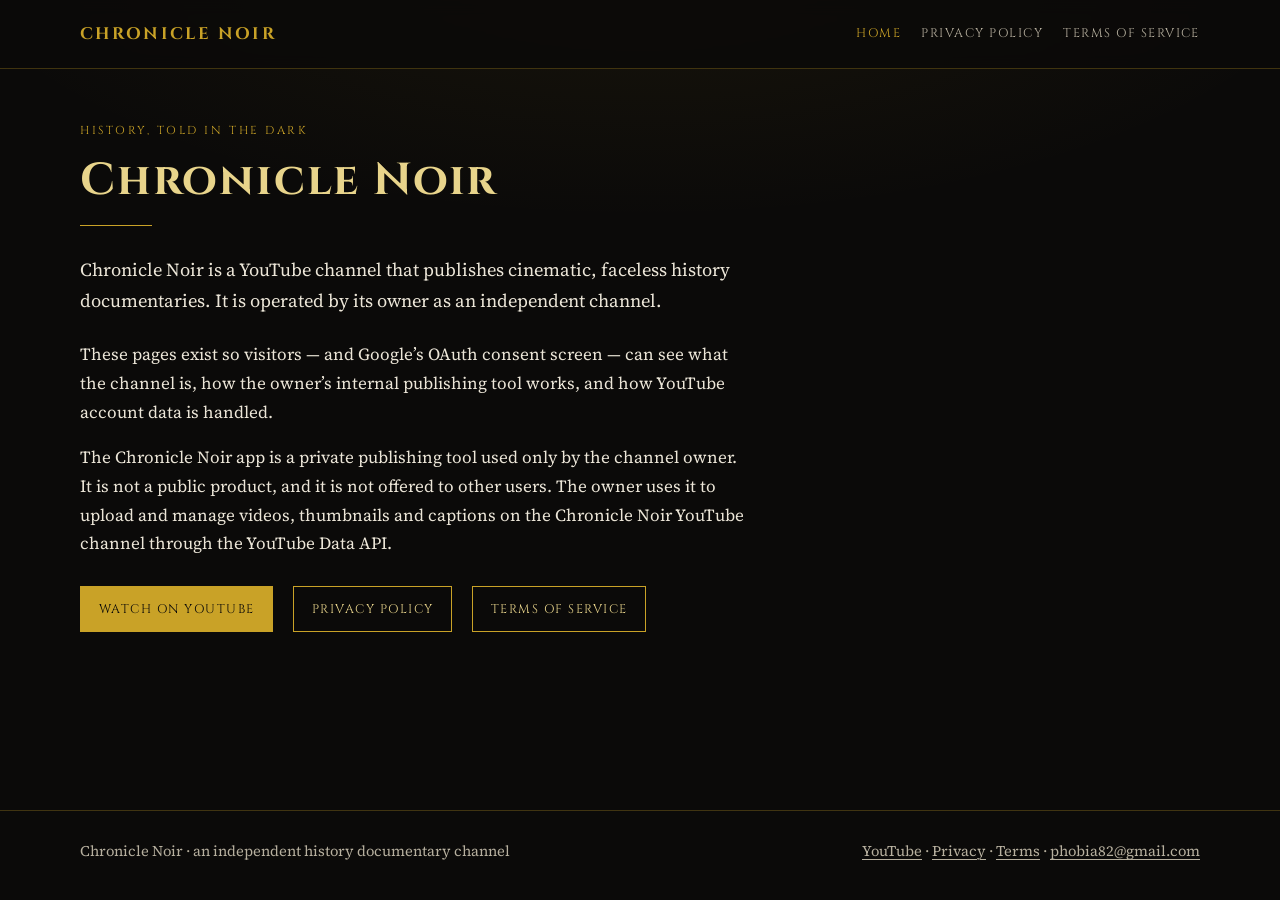
<file: index.html>
<!DOCTYPE html>
<html lang="en">
<head>
  <meta charset="utf-8">
  <meta name="viewport" content="width=device-width, initial-scale=1">
  <title>Chronicle Noir</title>
  <meta name="description" content="Chronicle Noir is a history documentary YouTube channel. These pages describe the channel and the internal publishing tool used by its owner.">
  <link rel="preconnect" href="https://fonts.googleapis.com">
  <link rel="preconnect" href="https://fonts.gstatic.com" crossorigin>
  <link href="https://fonts.googleapis.com/css2?family=Cinzel:wght@600;700&family=Source+Serif+4:opsz,wght@8..60,400;8..60,600&display=swap" rel="stylesheet">
  <link rel="stylesheet" href="styles.css">
</head>
<body>
  <header>
    <div class="wrap">
      <a class="brand" href="index.html">Chronicle Noir</a>
      <nav aria-label="Primary">
        <a href="index.html" aria-current="page">Home</a>
        <a href="privacy.html">Privacy Policy</a>
        <a href="terms.html">Terms of Service</a>
      </nav>
    </div>
  </header>
  <main class="wrap">
    <section class="hero">
      <p class="kicker">History, told in the dark</p>
      <h1>Chronicle Noir</h1>
      <hr class="rule">
      <p class="lede">Chronicle Noir is a YouTube channel that publishes cinematic, faceless history documentaries. It is operated by its owner as an independent channel.</p>
      <p>These pages exist so visitors — and Google’s OAuth consent screen — can see what the channel is, how the owner’s internal publishing tool works, and how YouTube account data is handled.</p>
      <p>The Chronicle Noir app is a private publishing tool used only by the channel owner. It is not a public product, and it is not offered to other users. The owner uses it to upload and manage videos, thumbnails and captions on the Chronicle Noir YouTube channel through the YouTube Data API.</p>
      <ul class="links">
        <li><a class="btn" href="https://www.youtube.com/channel/UCFtGP_eLWJ3ea-s7LvQxYEA">Watch on YouTube</a></li>
        <li><a class="btn ghost" href="privacy.html">Privacy Policy</a></li>
        <li><a class="btn ghost" href="terms.html">Terms of Service</a></li>
      </ul>
    </section>
  </main>
  <footer>
    <div class="wrap">
      <div>Chronicle Noir · an independent history documentary channel</div>
      <div>
        <a href="https://www.youtube.com/channel/UCFtGP_eLWJ3ea-s7LvQxYEA">YouTube</a>
        · <a href="privacy.html">Privacy</a>
        · <a href="terms.html">Terms</a>
        · <a href="mailto:phobia82@gmail.com">phobia82@gmail.com</a>
      </div>
    </div>
  </footer>
</body>
</html>
</file>
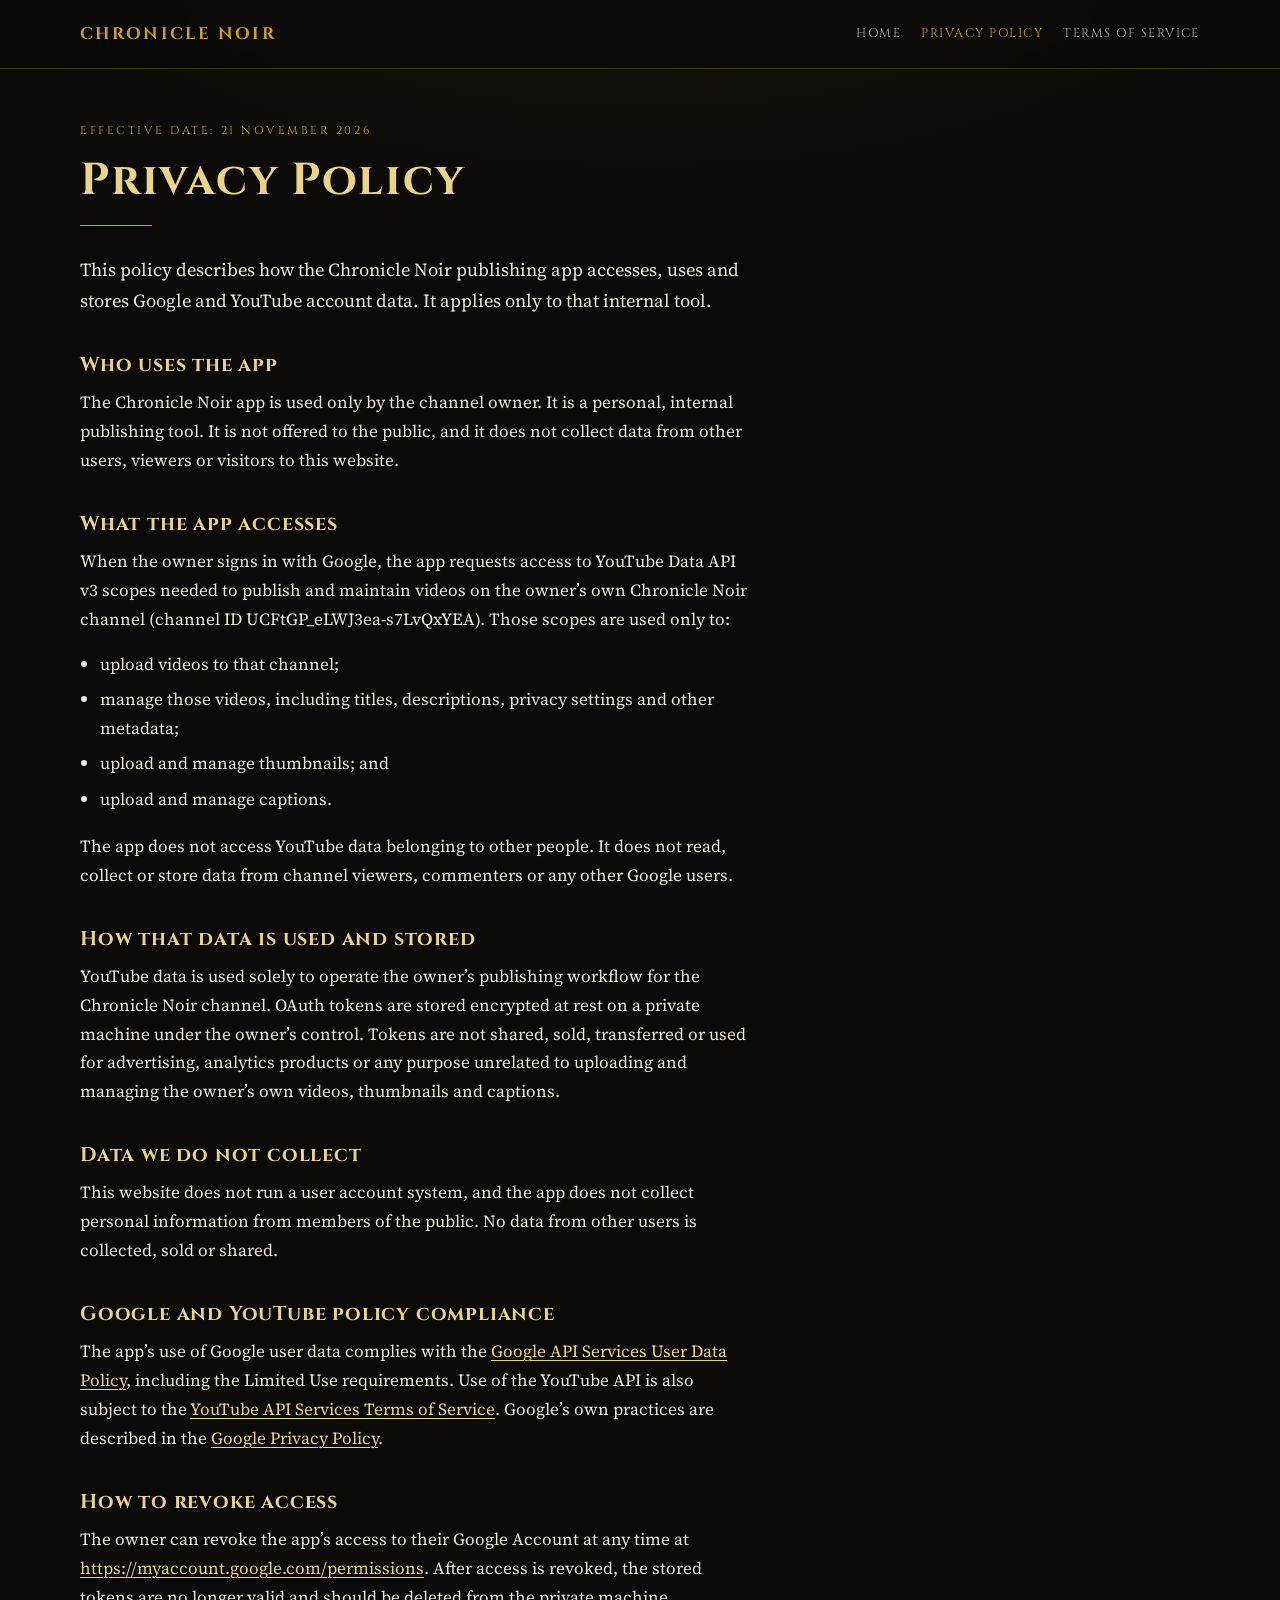
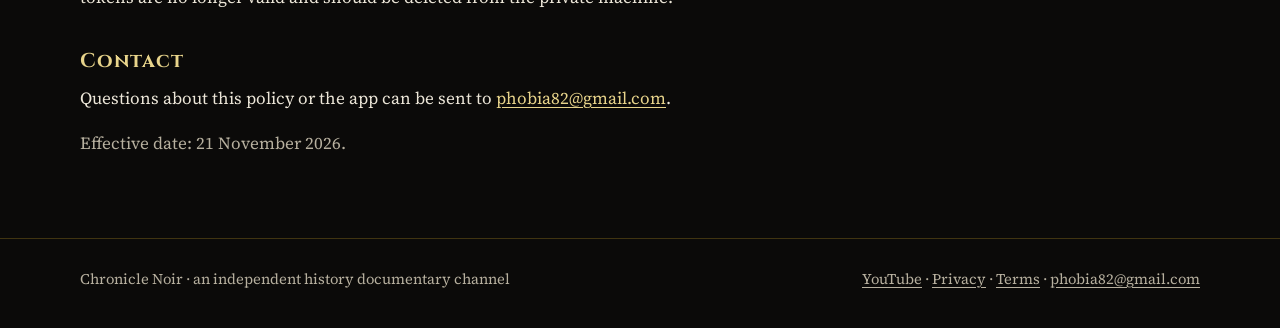
<file: privacy.html>
<!DOCTYPE html>
<html lang="en">
<head>
  <meta charset="utf-8">
  <meta name="viewport" content="width=device-width, initial-scale=1">
  <title>Privacy Policy — Chronicle Noir</title>
  <meta name="description" content="Chronicle Noir is a history documentary YouTube channel. These pages describe the channel and the internal publishing tool used by its owner.">
  <link rel="preconnect" href="https://fonts.googleapis.com">
  <link rel="preconnect" href="https://fonts.gstatic.com" crossorigin>
  <link href="https://fonts.googleapis.com/css2?family=Cinzel:wght@600;700&family=Source+Serif+4:opsz,wght@8..60,400;8..60,600&display=swap" rel="stylesheet">
  <link rel="stylesheet" href="styles.css">
</head>
<body>
  <header>
    <div class="wrap">
      <a class="brand" href="index.html">Chronicle Noir</a>
      <nav aria-label="Primary">
        <a href="index.html">Home</a>
        <a href="privacy.html" aria-current="page">Privacy Policy</a>
        <a href="terms.html">Terms of Service</a>
      </nav>
    </div>
  </header>
  <main class="wrap">
    <article>
      <p class="kicker">Effective date: 21 November 2026</p>
      <h1>Privacy Policy</h1>
      <hr class="rule">
      <p class="lede">This policy describes how the Chronicle Noir publishing app accesses, uses and stores Google and YouTube account data. It applies only to that internal tool.</p>

      <h2>Who uses the app</h2>
      <p>The Chronicle Noir app is used only by the channel owner. It is a personal, internal publishing tool. It is not offered to the public, and it does not collect data from other users, viewers or visitors to this website.</p>

      <h2>What the app accesses</h2>
      <p>When the owner signs in with Google, the app requests access to YouTube Data API v3 scopes needed to publish and maintain videos on the owner’s own Chronicle Noir channel (channel ID UCFtGP_eLWJ3ea-s7LvQxYEA). Those scopes are used only to:</p>
      <ul>
        <li>upload videos to that channel;</li>
        <li>manage those videos, including titles, descriptions, privacy settings and other metadata;</li>
        <li>upload and manage thumbnails; and</li>
        <li>upload and manage captions.</li>
      </ul>
      <p>The app does not access YouTube data belonging to other people. It does not read, collect or store data from channel viewers, commenters or any other Google users.</p>

      <h2>How that data is used and stored</h2>
      <p>YouTube data is used solely to operate the owner’s publishing workflow for the Chronicle Noir channel. OAuth tokens are stored encrypted at rest on a private machine under the owner’s control. Tokens are not shared, sold, transferred or used for advertising, analytics products or any purpose unrelated to uploading and managing the owner’s own videos, thumbnails and captions.</p>

      <h2>Data we do not collect</h2>
      <p>This website does not run a user account system, and the app does not collect personal information from members of the public. No data from other users is collected, sold or shared.</p>

      <h2>Google and YouTube policy compliance</h2>
      <p>The app’s use of Google user data complies with the <a href="https://developers.google.com/terms/api-services-user-data-policy">Google API Services User Data Policy</a>, including the Limited Use requirements. Use of the YouTube API is also subject to the <a href="https://www.youtube.com/t/terms">YouTube API Services Terms of Service</a>. Google’s own practices are described in the <a href="https://policies.google.com/privacy">Google Privacy Policy</a>.</p>

      <h2>How to revoke access</h2>
      <p>The owner can revoke the app’s access to their Google Account at any time at <a href="https://myaccount.google.com/permissions">https://myaccount.google.com/permissions</a>. After access is revoked, the stored tokens are no longer valid and should be deleted from the private machine.</p>

      <h2>Contact</h2>
      <p>Questions about this policy or the app can be sent to <a href="mailto:phobia82@gmail.com">phobia82@gmail.com</a>.</p>
      <p class="muted">Effective date: 21 November 2026.</p>
    </article>
  </main>
  <footer>
    <div class="wrap">
      <div>Chronicle Noir · an independent history documentary channel</div>
      <div>
        <a href="https://www.youtube.com/channel/UCFtGP_eLWJ3ea-s7LvQxYEA">YouTube</a>
        · <a href="privacy.html">Privacy</a>
        · <a href="terms.html">Terms</a>
        · <a href="mailto:phobia82@gmail.com">phobia82@gmail.com</a>
      </div>
    </div>
  </footer>
</body>
</html>
</file>
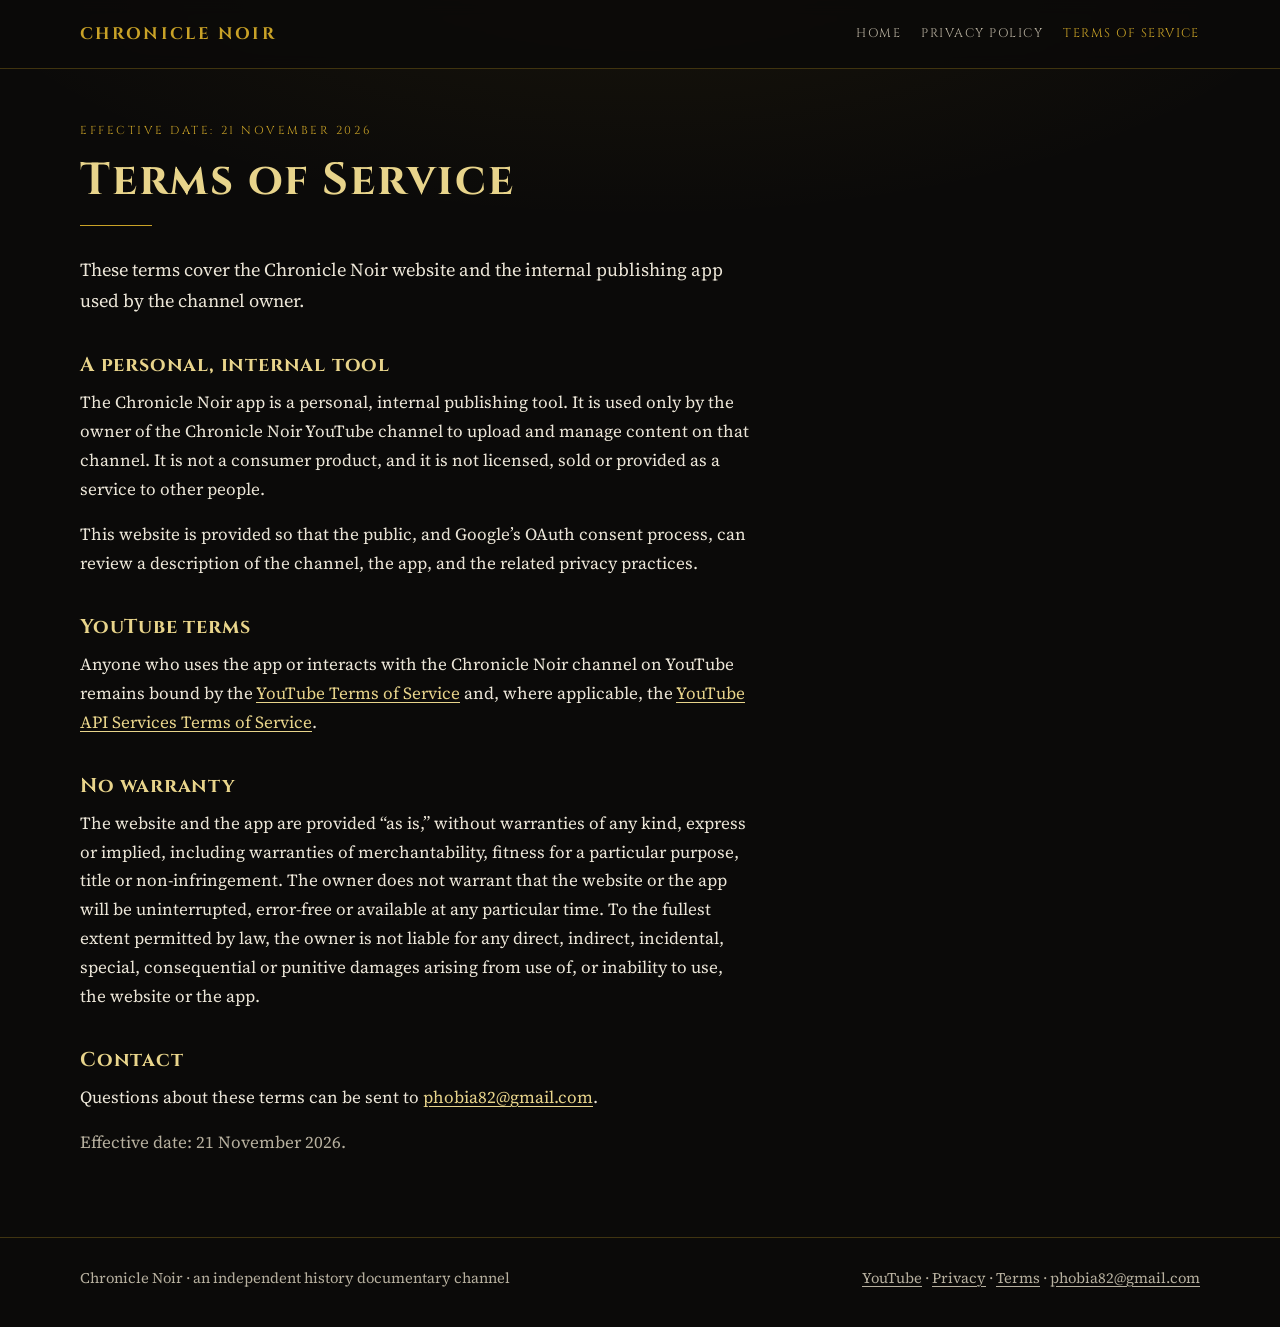
<file: terms.html>
<!DOCTYPE html>
<html lang="en">
<head>
  <meta charset="utf-8">
  <meta name="viewport" content="width=device-width, initial-scale=1">
  <title>Terms of Service — Chronicle Noir</title>
  <meta name="description" content="Chronicle Noir is a history documentary YouTube channel. These pages describe the channel and the internal publishing tool used by its owner.">
  <link rel="preconnect" href="https://fonts.googleapis.com">
  <link rel="preconnect" href="https://fonts.gstatic.com" crossorigin>
  <link href="https://fonts.googleapis.com/css2?family=Cinzel:wght@600;700&family=Source+Serif+4:opsz,wght@8..60,400;8..60,600&display=swap" rel="stylesheet">
  <link rel="stylesheet" href="styles.css">
</head>
<body>
  <header>
    <div class="wrap">
      <a class="brand" href="index.html">Chronicle Noir</a>
      <nav aria-label="Primary">
        <a href="index.html">Home</a>
        <a href="privacy.html">Privacy Policy</a>
        <a href="terms.html" aria-current="page">Terms of Service</a>
      </nav>
    </div>
  </header>
  <main class="wrap">
    <article>
      <p class="kicker">Effective date: 21 November 2026</p>
      <h1>Terms of Service</h1>
      <hr class="rule">
      <p class="lede">These terms cover the Chronicle Noir website and the internal publishing app used by the channel owner.</p>

      <h2>A personal, internal tool</h2>
      <p>The Chronicle Noir app is a personal, internal publishing tool. It is used only by the owner of the Chronicle Noir YouTube channel to upload and manage content on that channel. It is not a consumer product, and it is not licensed, sold or provided as a service to other people.</p>
      <p>This website is provided so that the public, and Google’s OAuth consent process, can review a description of the channel, the app, and the related privacy practices.</p>

      <h2>YouTube terms</h2>
      <p>Anyone who uses the app or interacts with the Chronicle Noir channel on YouTube remains bound by the <a href="https://www.youtube.com/t/terms">YouTube Terms of Service</a> and, where applicable, the <a href="https://www.youtube.com/t/terms">YouTube API Services Terms of Service</a>.</p>

      <h2>No warranty</h2>
      <p>The website and the app are provided “as is,” without warranties of any kind, express or implied, including warranties of merchantability, fitness for a particular purpose, title or non-infringement. The owner does not warrant that the website or the app will be uninterrupted, error-free or available at any particular time. To the fullest extent permitted by law, the owner is not liable for any direct, indirect, incidental, special, consequential or punitive damages arising from use of, or inability to use, the website or the app.</p>

      <h2>Contact</h2>
      <p>Questions about these terms can be sent to <a href="mailto:phobia82@gmail.com">phobia82@gmail.com</a>.</p>
      <p class="muted">Effective date: 21 November 2026.</p>
    </article>
  </main>
  <footer>
    <div class="wrap">
      <div>Chronicle Noir · an independent history documentary channel</div>
      <div>
        <a href="https://www.youtube.com/channel/UCFtGP_eLWJ3ea-s7LvQxYEA">YouTube</a>
        · <a href="privacy.html">Privacy</a>
        · <a href="terms.html">Terms</a>
        · <a href="mailto:phobia82@gmail.com">phobia82@gmail.com</a>
      </div>
    </div>
  </footer>
</body>
</html>
</file>
<file: styles.css>
/* Chronicle Noir — public policy site */
:root {
  --bg: #0b0a09;
  --bg-elev: #141311;
  --ink: #ece6d8;
  --muted: #b7b09f;
  --gold: #c9a227;
  --gold-soft: #e8d48b;
  --line: rgba(201, 162, 39, 0.28);
  --max: 42rem;
}

* { box-sizing: border-box; }
html { scroll-behavior: smooth; }
body {
  margin: 0;
  min-height: 100vh;
  display: flex;
  flex-direction: column;
  background:
    radial-gradient(1200px 500px at 50% -80px, rgba(201, 162, 39, 0.08), transparent 60%),
    var(--bg);
  color: var(--ink);
  font-family: "Source Serif 4", Georgia, "Times New Roman", serif;
  font-size: 1.0625rem;
  line-height: 1.7;
}

a { color: var(--gold-soft); text-decoration-thickness: 1px; text-underline-offset: 0.18em; }
a:hover { color: #fff6d4; }

.wrap { width: min(100% - 2.5rem, 70rem); margin: 0 auto; }

header {
  border-bottom: 1px solid var(--line);
  background: rgba(11, 10, 9, 0.85);
  backdrop-filter: blur(8px);
  position: sticky;
  top: 0;
  z-index: 10;
}
header .wrap {
  display: flex;
  align-items: center;
  justify-content: space-between;
  gap: 1.25rem;
  min-height: 4.25rem;
}
.brand {
  font-family: Cinzel, "Times New Roman", serif;
  font-weight: 700;
  letter-spacing: 0.14em;
  text-transform: uppercase;
  color: var(--gold);
  text-decoration: none;
  font-size: 1.05rem;
}
.brand:hover { color: var(--gold-soft); }
nav { display: flex; gap: 1.25rem; flex-wrap: wrap; }
nav a {
  font-family: Cinzel, "Times New Roman", serif;
  font-size: 0.78rem;
  letter-spacing: 0.12em;
  text-transform: uppercase;
  text-decoration: none;
  color: var(--muted);
}
nav a:hover, nav a[aria-current="page"] { color: var(--gold); }

main { flex: 1; padding: 3.25rem 0 4rem; }
.hero, article { width: min(100%, var(--max)); }
.kicker {
  font-family: Cinzel, "Times New Roman", serif;
  font-size: 0.72rem;
  letter-spacing: 0.22em;
  text-transform: uppercase;
  color: var(--gold);
  margin: 0 0 0.75rem;
}
h1, h2, h3 {
  font-family: Cinzel, "Times New Roman", serif;
  font-weight: 700;
  letter-spacing: 0.04em;
  line-height: 1.25;
  color: var(--gold-soft);
}
h1 { font-size: clamp(2rem, 4vw, 2.8rem); margin: 0 0 1rem; }
h2 { font-size: 1.25rem; margin: 2.25rem 0 0.7rem; }
h3 { font-size: 1.05rem; margin: 1.5rem 0 0.5rem; }
.lede { font-size: 1.15rem; color: var(--ink); margin: 0 0 1.5rem; }
.rule {
  width: 4.5rem;
  height: 1px;
  background: var(--gold);
  border: 0;
  margin: 0 0 1.75rem;
}
p { margin: 0 0 1rem; color: var(--ink); }
.muted { color: var(--muted); }
ul, ol { margin: 0 0 1.15rem; padding-left: 1.25rem; }
li { margin: 0 0 0.4rem; }
.panel {
  background: var(--bg-elev);
  border: 1px solid var(--line);
  padding: 1.15rem 1.25rem;
  margin: 1.5rem 0;
}
.panel p:last-child { margin-bottom: 0; }
.links {
  display: flex;
  flex-wrap: wrap;
  gap: 0.75rem 1.25rem;
  margin: 1.75rem 0 0;
  padding: 0;
  list-style: none;
}
.btn {
  display: inline-block;
  font-family: Cinzel, "Times New Roman", serif;
  font-size: 0.78rem;
  letter-spacing: 0.12em;
  text-transform: uppercase;
  text-decoration: none;
  color: var(--bg);
  background: var(--gold);
  padding: 0.7rem 1.1rem;
  border: 1px solid var(--gold);
}
.btn:hover { background: var(--gold-soft); color: var(--bg); }
.btn.ghost {
  background: transparent;
  color: var(--gold-soft);
}
.btn.ghost:hover { background: rgba(201, 162, 39, 0.12); color: #fff6d4; }

footer {
  border-top: 1px solid var(--line);
  padding: 1.75rem 0 2.25rem;
  color: var(--muted);
  font-size: 0.92rem;
}
footer .wrap { display: flex; flex-wrap: wrap; justify-content: space-between; gap: 0.75rem 1.5rem; }
footer a { color: var(--muted); }
footer a:hover { color: var(--gold-soft); }

@media (max-width: 640px) {
  header .wrap { flex-direction: column; align-items: flex-start; padding: 0.9rem 0; gap: 0.65rem; }
}
</file>
